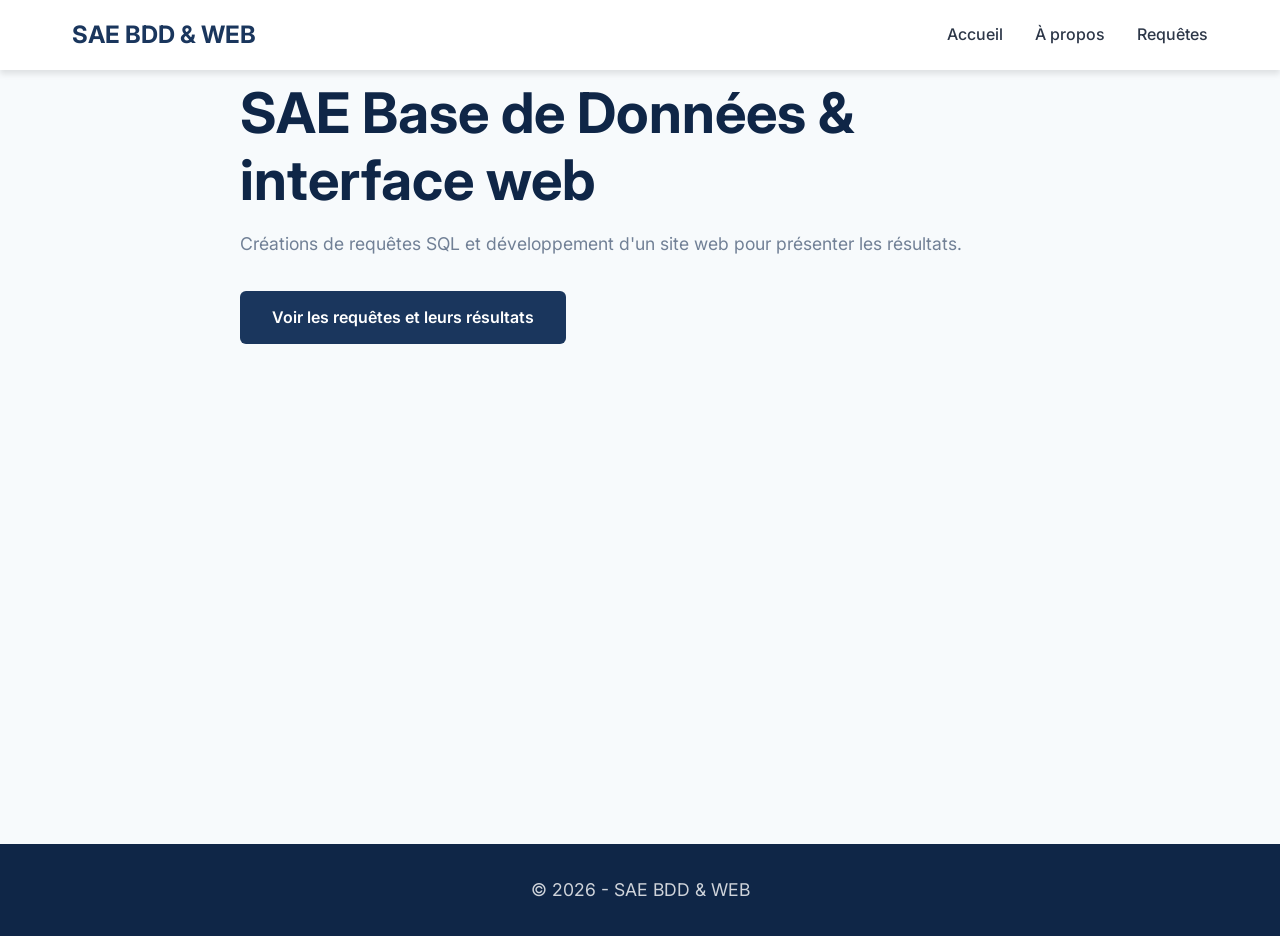
<file: index.html>
<!DOCTYPE html>
<html lang="fr">
<head>
  <meta charset="UTF-8">
  <meta name="viewport" content="width=device-width, initial-scale=1.0"> <!-- interface responsive pr regarder sur tel aussi-->
  <title>Accueil - SAE BDD & WEB</title>
  <link rel="preconnect" href="https://fonts.googleapis.com">
  <link rel="preconnect" href="https://fonts.gstatic.com" crossorigin>
  <link href="https://fonts.googleapis.com/css2?family=Inter:wght@400;500;600;700&display=swap" rel="stylesheet">
  <link rel="stylesheet" href="style.css">
</head>
<body>

  <header>
    <nav> <!-- navbar en haut du site pour redirection  -->
      <a href="index.html" class="nom-sae">SAE BDD & WEB</a> <!-- nom-sae : titre du site, ramène à l'accueil -->
      <ul class="menu-sae"> <!-- menu-sae : liens de navigation entre les pages -->
        <li><a href="index.html">Accueil</a></li>
        <li><a href="about.html">À propos</a></li>
        <li><a href="projects.html">Requêtes</a></li>
      </ul>
    </nav>
  </header>


  <main>
    <section class="presentation-sae"> <!-- presentation-sae : bloc d'accueil du site -->
      <div class="contenu-presentation"> <!-- contenu-presentation : titre, description et bouton de l'accueil -->
        <h1>SAE Base de Données & interface web</h1>
        <p class="description-sae">Créations de requêtes SQL et développement d'un site web pour présenter les résultats.</p> <!-- description-sae : phrase qui présente la SAE -->
        <div class="actions-accueil"> <!-- actions-accueil : boutons de la page d'accueil -->
          <a href="projects.html" class="btn-requete">Voir les requêtes et leurs résultats</a> <!-- btn-requete : lien vers la page des requêtes -->
        </div>
      </div>
    </section>
  </main>


  <footer>
    <p>&copy; 2026 - SAE BDD & WEB</p>
  </footer>

</body>
</html>
</file>
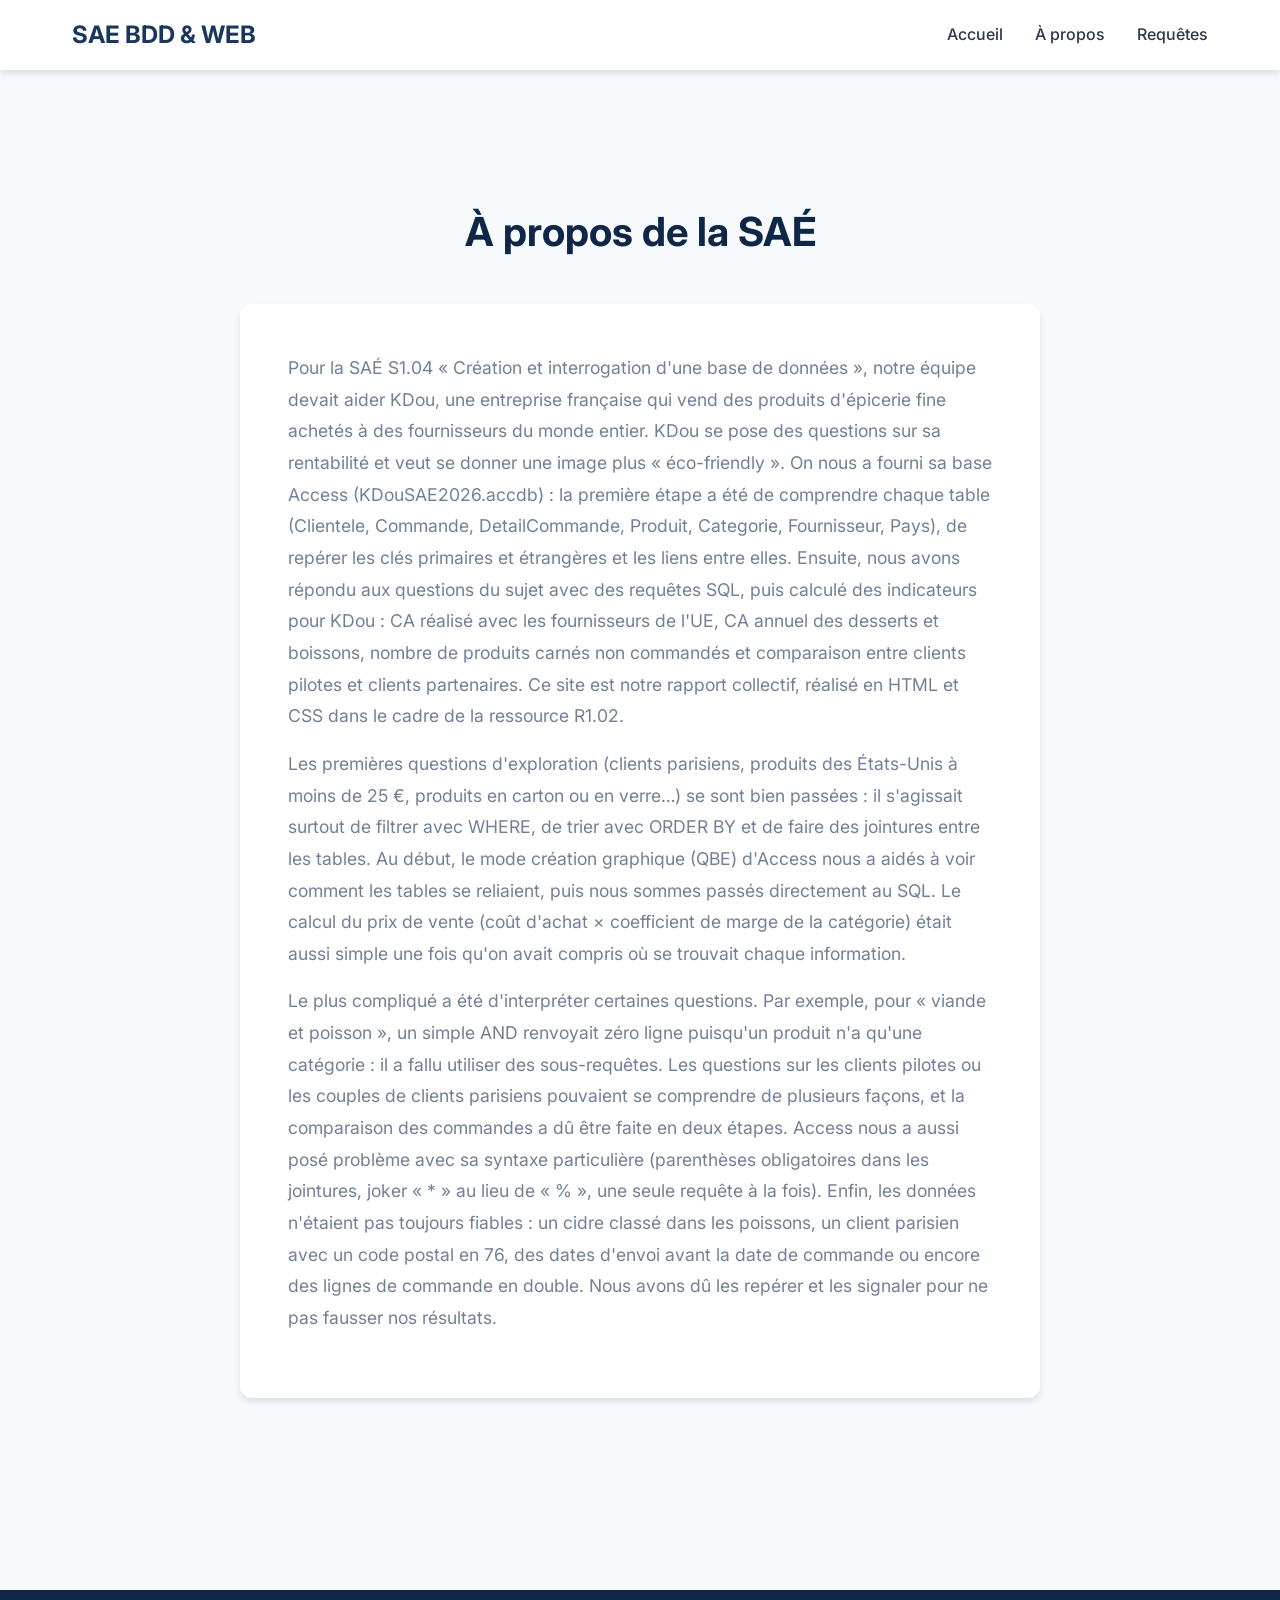
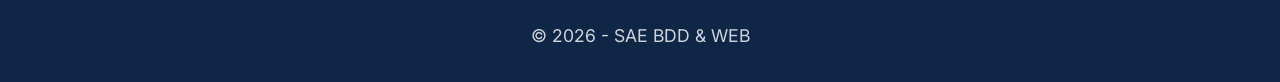
<file: about.html>
<!DOCTYPE html>
<html lang="fr">
<head>
  <meta charset="UTF-8">
  <meta name="viewport" content="width=device-width, initial-scale=1.0">
  <meta name="description" content="À propos - En savoir plus sur mon parcours et mes expériences">
  <title>Accueil - SAE BDD & WEB</title>
  <link rel="preconnect" href="https://fonts.googleapis.com">
  <link rel="preconnect" href="https://fonts.gstatic.com" crossorigin>
  <link href="https://fonts.googleapis.com/css2?family=Inter:wght@400;500;600;700&display=swap" rel="stylesheet">
  <link rel="stylesheet" href="style.css">
</head>
<body>


  <header>
    <nav>
      <a href="index.html" class="nom-sae">SAE BDD & WEB</a> <!-- nom-sae : titre du site, ramène à l'accueil -->
      <ul class="menu-sae"> <!-- menu-sae : liens de navigation entre les pages -->
        <li><a href="index.html">Accueil</a></li>
        <li><a href="about.html">À propos</a></li>
        <li><a href="projects.html">Requêtes</a></li>
      </ul>
    </nav>
  </header>

  <!-- Main Content -->
  <main>
    <section class="section-bdd"> <!-- section-bdd : section principale de la page -->
      <div class="contenu-bdd"> <!-- contenu-bdd : regroupe le titre et le contenu de la section -->
        <h2 class="titre-section-bdd">À propos de la SAÉ</h2> <!-- titre-section-bdd : titre de la page -->


        <div class="description-projet"> <!-- description-projet : texte de présentation -->
          <p>
            Pour la SAÉ S1.04 « Création et interrogation d'une base de données », notre équipe devait aider KDou,
            une entreprise française qui vend des produits d'épicerie fine achetés à des fournisseurs du monde entier.
            KDou se pose des questions sur sa rentabilité et veut se donner une image plus « éco-friendly ». On nous a
            fourni sa base Access (KDouSAE2026.accdb) : la première étape a été de comprendre chaque table (Clientele,
            Commande, DetailCommande, Produit, Categorie, Fournisseur, Pays), de repérer les clés primaires et étrangères
            et les liens entre elles. Ensuite, nous avons répondu aux questions du sujet avec des requêtes SQL, puis
            calculé des indicateurs pour KDou : CA réalisé avec les fournisseurs de l'UE, CA annuel des desserts et
            boissons, nombre de produits carnés non commandés et comparaison entre clients pilotes et clients partenaires.
            Ce site est notre rapport collectif, réalisé en HTML et CSS dans le cadre de la ressource R1.02.
          </p>
          <p>
            Les premières questions d'exploration (clients parisiens, produits des États-Unis à moins de 25 €, produits
            en carton ou en verre…) se sont bien passées : il s'agissait surtout de filtrer avec WHERE, de trier avec
            ORDER BY et de faire des jointures entre les tables. Au début, le mode création graphique (QBE) d'Access
            nous a aidés à voir comment les tables se reliaient, puis nous sommes passés directement au SQL.
            Le calcul du prix de vente (coût d'achat × coefficient de marge de la catégorie) était aussi simple
            une fois qu'on avait compris où se trouvait chaque information.
          </p>
          <p>
            Le plus compliqué a été d'interpréter certaines questions. Par exemple, pour « viande et poisson »,
            un simple AND renvoyait zéro ligne puisqu'un produit n'a qu'une catégorie : il a fallu utiliser des
            sous-requêtes. Les questions sur les clients pilotes ou les couples de clients parisiens pouvaient se
            comprendre de plusieurs façons, et la comparaison des commandes a dû être faite en deux étapes. Access
            nous a aussi posé problème avec sa syntaxe particulière (parenthèses obligatoires dans les jointures,
            joker « * » au lieu de « % », une seule requête à la fois). Enfin, les données n'étaient pas toujours
            fiables : un cidre classé dans les poissons, un client parisien avec un code postal en 76, des dates
            d'envoi avant la date de commande ou encore des lignes de commande en double. Nous avons dû les repérer
            et les signaler pour ne pas fausser nos résultats.
          </p>
        </div>
      </div>
    </section>
  </main>

  <!-- Footer -->
  <footer>
    <p>&copy; 2026 - SAE BDD & WEB</p>
  </footer>

</body>
</html>
</file>
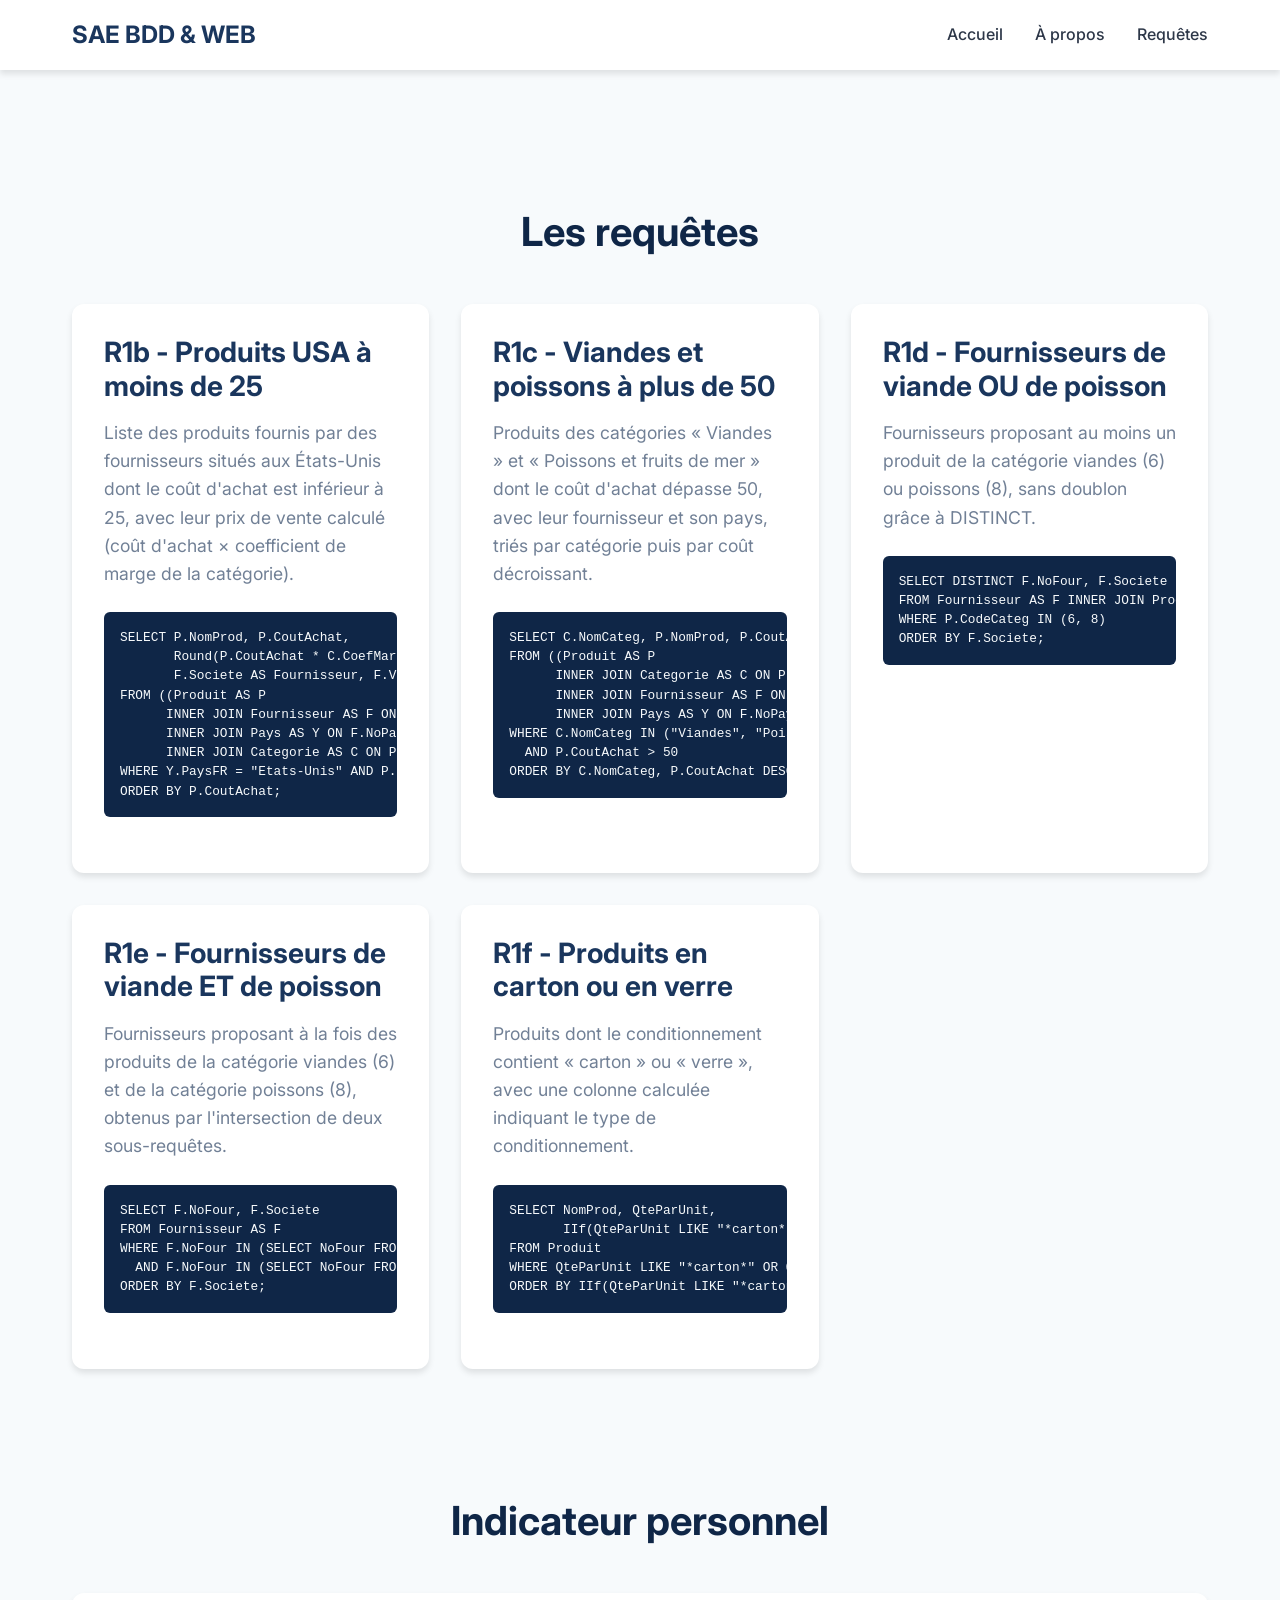
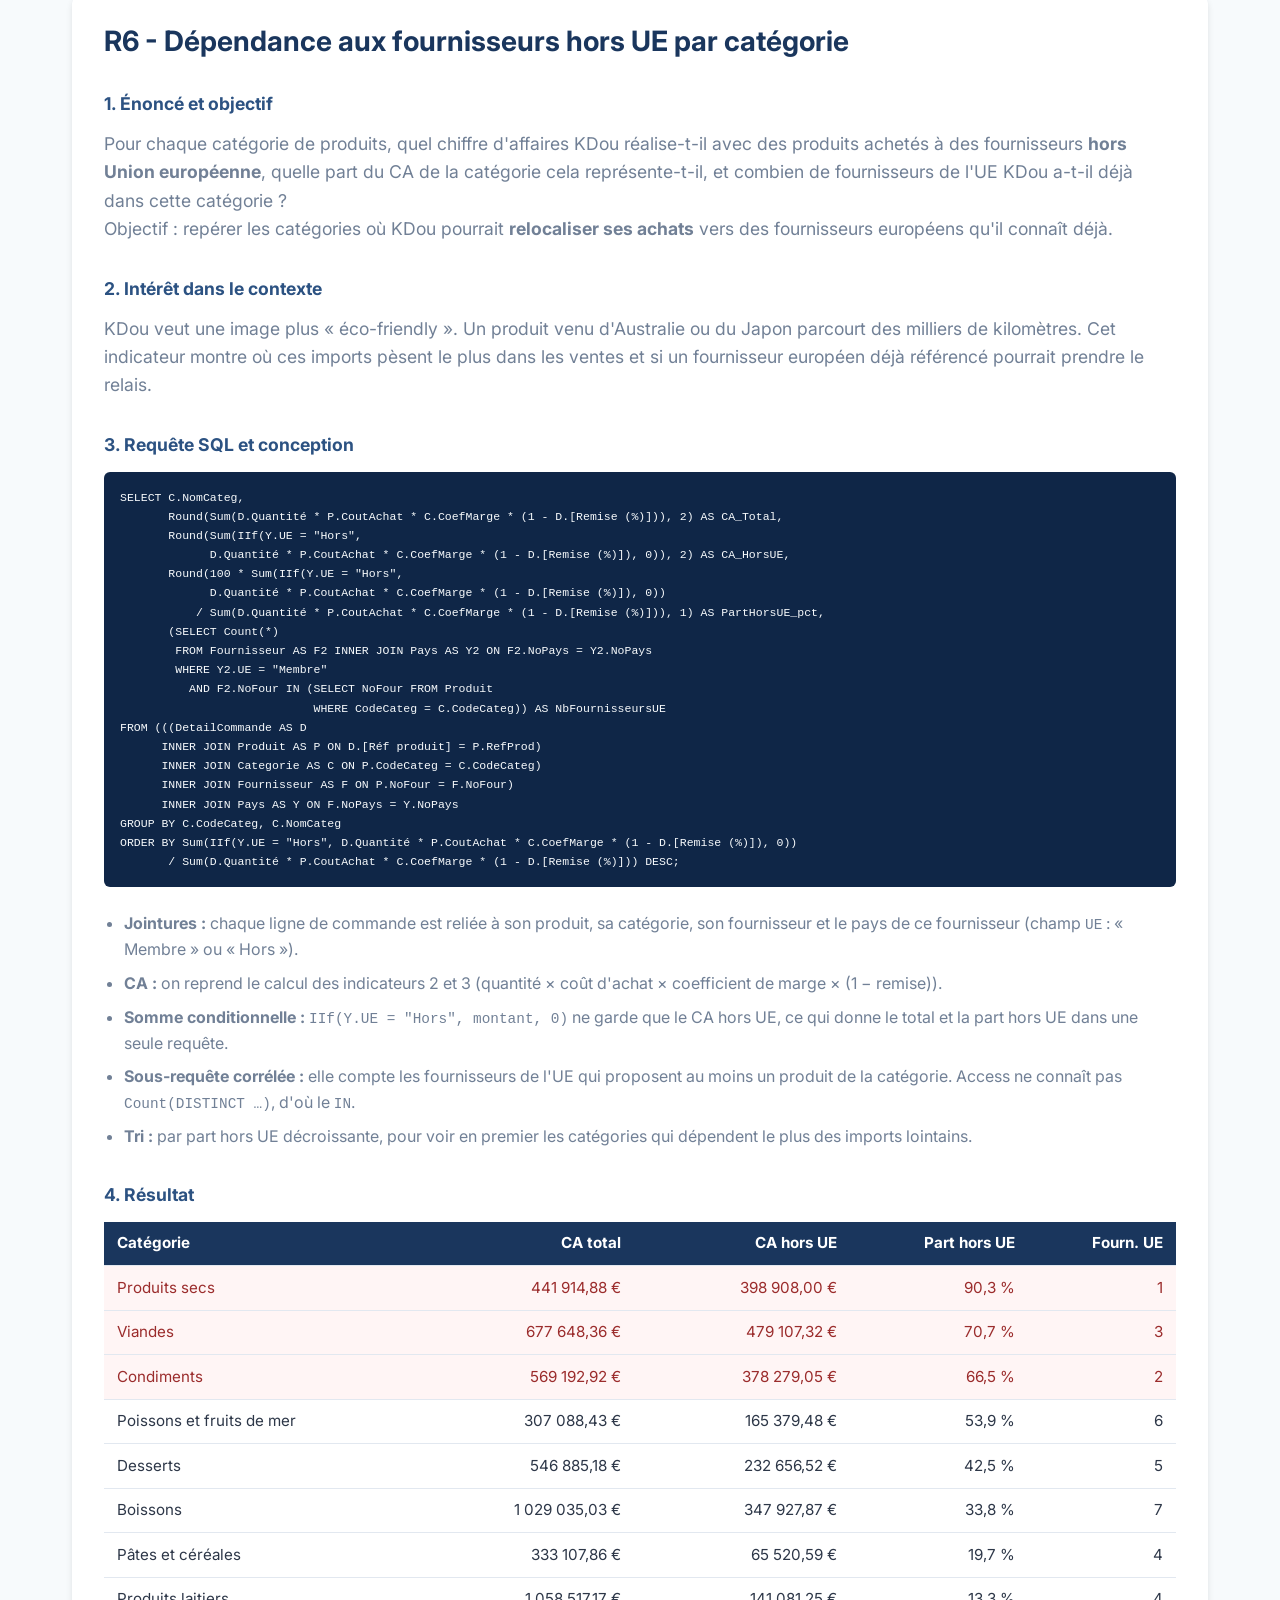
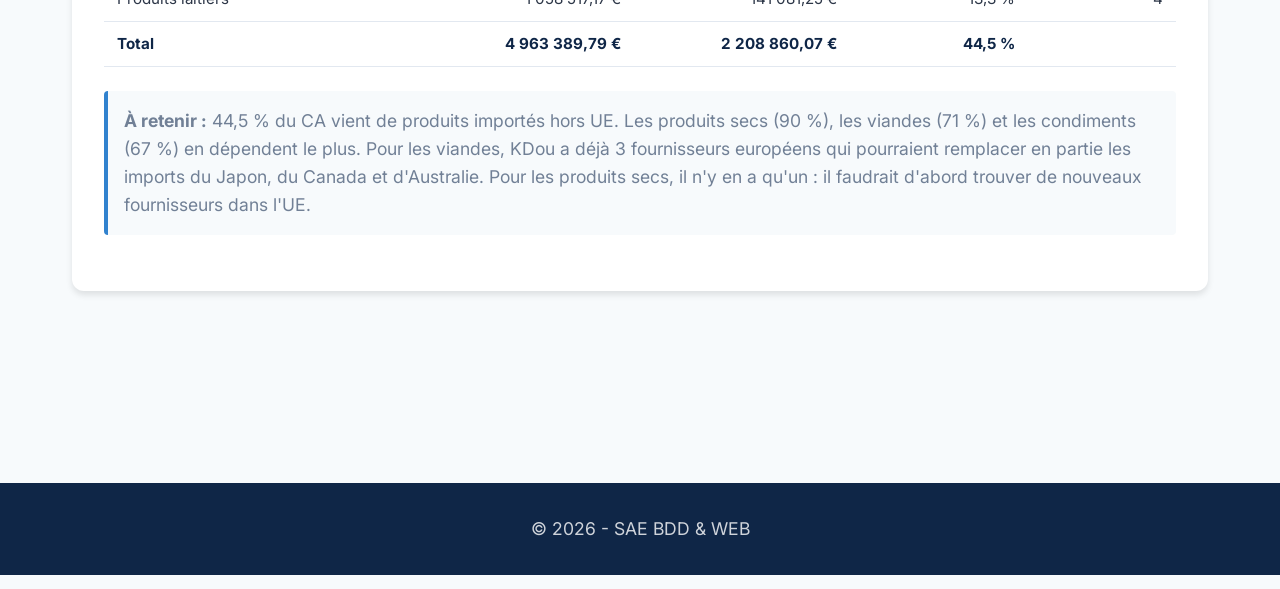
<file: projects.html>
<!DOCTYPE html>
<html lang="fr">
<head>
  <meta charset="UTF-8">
  <meta name="viewport" content="width=device-width, initial-scale=1.0">
  <meta name="description" content="Mes projets - Découvrez mes réalisations en développement web et IoT">
  <title>Requêtes - SAE BDD & WEB</title>
  <link rel="preconnect" href="https://fonts.googleapis.com">
  <link rel="preconnect" href="https://fonts.gstatic.com" crossorigin>
  <link href="https://fonts.googleapis.com/css2?family=Inter:wght@400;500;600;700&display=swap" rel="stylesheet">
  <link rel="stylesheet" href="style.css">
</head>
<body>

  <header>
    <nav>
      <a href="index.html" class="nom-sae">SAE BDD & WEB</a> <!-- nom-sae : titre du site, ramène à l'accueil -->
      <ul class="menu-sae"> <!-- menu-sae : liens de navigation entre les pages -->
        <li><a href="index.html">Accueil</a></li>
        <li><a href="about.html">À propos</a></li>
        <li><a href="projects.html">Requêtes</a></li>
      </ul>
    </nav>
  </header>


  <main>

    <section class="section-bdd"> <!-- contenu de la page-->
      <div class="contenu-bdd"> <!-- contenu-bdd : regroupe le titre et le contenu de la section -->
        <h2 class="titre-section-bdd">Les requêtes</h2> <!-- titre-section-bdd : titre de la page -->
        <div class="grille-requetes"> <!-- grille-requetes : regroupe les cartes des requêtes -->


          <!-- COPIER COLLER POUR CHAQUE REQUETES -->
          <div class="carte-requete"> <!-- carte-requete : une requête, avec son titre, sa description, son code et ses tags -->
            <h3>R1b - Produits USA à moins de 25</h3>
            <p>
              Liste des produits fournis par des fournisseurs situés aux États-Unis dont le coût d'achat est inférieur à 25,
              avec leur prix de vente calculé (coût d'achat × coefficient de marge de la catégorie).
            </p>
<pre class="code-sql"><code>SELECT P.NomProd, P.CoutAchat,
       Round(P.CoutAchat * C.CoefMarge, 2) AS PrixVente,
       F.Societe AS Fournisseur, F.Ville
FROM ((Produit AS P
      INNER JOIN Fournisseur AS F ON P.NoFour = F.NoFour)
      INNER JOIN Pays AS Y ON F.NoPays = Y.NoPays)
      INNER JOIN Categorie AS C ON P.CodeCateg = C.CodeCateg
WHERE Y.PaysFR = "Etats-Unis" AND P.CoutAchat &lt; 25
ORDER BY P.CoutAchat;</code></pre> <!-- code-sql : code de la requête -->
          </div>
          <!-- FIN REQUETE ICI -->


          <div class="carte-requete">
            <h3>R1c - Viandes et poissons à plus de 50</h3>
            <p>
              Produits des catégories « Viandes » et « Poissons et fruits de mer » dont le coût d'achat dépasse 50,
              avec leur fournisseur et son pays, triés par catégorie puis par coût décroissant.
            </p>
<pre class="code-sql"><code>SELECT C.NomCateg, P.NomProd, P.CoutAchat, F.Societe AS Fournisseur, Y.PaysFR AS Pays
FROM ((Produit AS P
      INNER JOIN Categorie AS C ON P.CodeCateg = C.CodeCateg)
      INNER JOIN Fournisseur AS F ON P.NoFour = F.NoFour)
      INNER JOIN Pays AS Y ON F.NoPays = Y.NoPays
WHERE C.NomCateg IN ("Viandes", "Poissons et fruits de mer")
  AND P.CoutAchat &gt; 50
ORDER BY C.NomCateg, P.CoutAchat DESC;</code></pre>
          </div>


          <div class="carte-requete">
            <h3>R1d - Fournisseurs de viande OU de poisson</h3>
            <p>
              Fournisseurs proposant au moins un produit de la catégorie viandes (6) ou poissons (8),
              sans doublon grâce à DISTINCT.
            </p>
<pre class="code-sql"><code>SELECT DISTINCT F.NoFour, F.Societe
FROM Fournisseur AS F INNER JOIN Produit AS P ON F.NoFour = P.NoFour
WHERE P.CodeCateg IN (6, 8)
ORDER BY F.Societe;</code></pre>
          </div>


          <div class="carte-requete">
            <h3>R1e - Fournisseurs de viande ET de poisson</h3>
            <p>
              Fournisseurs proposant à la fois des produits de la catégorie viandes (6) et de la catégorie poissons (8),
              obtenus par l'intersection de deux sous-requêtes.
            </p>
<pre class="code-sql"><code>SELECT F.NoFour, F.Societe
FROM Fournisseur AS F
WHERE F.NoFour IN (SELECT NoFour FROM Produit WHERE CodeCateg = 6)
  AND F.NoFour IN (SELECT NoFour FROM Produit WHERE CodeCateg = 8)
ORDER BY F.Societe;</code></pre>
          </div>


          <div class="carte-requete">
            <h3>R1f - Produits en carton ou en verre</h3>
            <p>
              Produits dont le conditionnement contient « carton » ou « verre »,
              avec une colonne calculée indiquant le type de conditionnement.
            </p>
<pre class="code-sql"><code>SELECT NomProd, QteParUnit,
       IIf(QteParUnit LIKE "*carton*", "Carton", "Verre") AS Conditionnement
FROM Produit
WHERE QteParUnit LIKE "*carton*" OR QteParUnit LIKE "*verre*"
ORDER BY IIf(QteParUnit LIKE "*carton*", "Carton", "Verre"), NomProd;</code></pre>
          </div>


        </div>
      </div>
    </section>


    <!-- INDICATEUR PERSONNEL (proposition obligatoire de chaque membre) -->
    <section class="section-bdd section-indicateur"> <!-- section-indicateur : section de l'indicateur personnel -->
      <div class="contenu-bdd">
        <h2 class="titre-section-bdd">Indicateur personnel</h2>

        <div class="carte-requete carte-indicateur"> <!-- carte-indicateur : carte large qui ne bouge pas au survol -->
          <h3>R6 - Dépendance aux fournisseurs hors UE par catégorie</h3>

          <h4>1. Énoncé et objectif</h4>
          <p>
            Pour chaque catégorie de produits, quel chiffre d'affaires KDou réalise-t-il avec des produits achetés
            à des fournisseurs <strong>hors Union européenne</strong>, quelle part du CA de la catégorie cela
            représente-t-il, et combien de fournisseurs de l'UE KDou a-t-il déjà dans cette catégorie ?
            <br>Objectif : repérer les catégories où KDou pourrait <strong>relocaliser ses achats</strong> vers des
            fournisseurs européens qu'il connaît déjà.
          </p>

          <h4>2. Intérêt dans le contexte</h4>
          <p>
            KDou veut une image plus « éco-friendly ». Un produit venu d'Australie ou du Japon parcourt des milliers
            de kilomètres. Cet indicateur montre où ces imports pèsent le plus dans les ventes et si un fournisseur
            européen déjà référencé pourrait prendre le relais.
          </p>

          <h4>3. Requête SQL et conception</h4>
<pre class="code-sql"><code>SELECT C.NomCateg,
       Round(Sum(D.Quantité * P.CoutAchat * C.CoefMarge * (1 - D.[Remise (%)])), 2) AS CA_Total,
       Round(Sum(IIf(Y.UE = "Hors",
             D.Quantité * P.CoutAchat * C.CoefMarge * (1 - D.[Remise (%)]), 0)), 2) AS CA_HorsUE,
       Round(100 * Sum(IIf(Y.UE = "Hors",
             D.Quantité * P.CoutAchat * C.CoefMarge * (1 - D.[Remise (%)]), 0))
           / Sum(D.Quantité * P.CoutAchat * C.CoefMarge * (1 - D.[Remise (%)])), 1) AS PartHorsUE_pct,
       (SELECT Count(*)
        FROM Fournisseur AS F2 INNER JOIN Pays AS Y2 ON F2.NoPays = Y2.NoPays
        WHERE Y2.UE = "Membre"
          AND F2.NoFour IN (SELECT NoFour FROM Produit
                            WHERE CodeCateg = C.CodeCateg)) AS NbFournisseursUE
FROM (((DetailCommande AS D
      INNER JOIN Produit AS P ON D.[Réf produit] = P.RefProd)
      INNER JOIN Categorie AS C ON P.CodeCateg = C.CodeCateg)
      INNER JOIN Fournisseur AS F ON P.NoFour = F.NoFour)
      INNER JOIN Pays AS Y ON F.NoPays = Y.NoPays
GROUP BY C.CodeCateg, C.NomCateg
ORDER BY Sum(IIf(Y.UE = "Hors", D.Quantité * P.CoutAchat * C.CoefMarge * (1 - D.[Remise (%)]), 0))
       / Sum(D.Quantité * P.CoutAchat * C.CoefMarge * (1 - D.[Remise (%)])) DESC;</code></pre>
          <ul class="liste-explication"> <!-- liste-explication : étapes de conception de la requête -->
            <li><strong>Jointures :</strong> chaque ligne de commande est reliée à son produit, sa catégorie, son fournisseur et le pays de ce fournisseur (champ <code>UE</code> : « Membre » ou « Hors »).</li>
            <li><strong>CA :</strong> on reprend le calcul des indicateurs 2 et 3 (quantité × coût d'achat × coefficient de marge × (1 − remise)).</li>
            <li><strong>Somme conditionnelle :</strong> <code>IIf(Y.UE = "Hors", montant, 0)</code> ne garde que le CA hors UE, ce qui donne le total et la part hors UE dans une seule requête.</li>
            <li><strong>Sous-requête corrélée :</strong> elle compte les fournisseurs de l'UE qui proposent au moins un produit de la catégorie. Access ne connaît pas <code>Count(DISTINCT …)</code>, d'où le <code>IN</code>.</li>
            <li><strong>Tri :</strong> par part hors UE décroissante, pour voir en premier les catégories qui dépendent le plus des imports lointains.</li>
          </ul>

          <h4>4. Résultat</h4>
          <div class="tableau-defilant"> <!-- tableau-defilant : permet de faire défiler le tableau sur téléphone -->
            <table class="tableau-resultat">
              <thead>
                <tr><th>Catégorie</th><th>CA total</th><th>CA hors UE</th><th>Part hors UE</th><th>Fourn. UE</th></tr>
              </thead>
              <tbody>
                <tr class="ligne-alerte"><td>Produits secs</td><td>441 914,88 €</td><td>398 908,00 €</td><td>90,3 %</td><td>1</td></tr>
                <tr class="ligne-alerte"><td>Viandes</td><td>677 648,36 €</td><td>479 107,32 €</td><td>70,7 %</td><td>3</td></tr>
                <tr class="ligne-alerte"><td>Condiments</td><td>569 192,92 €</td><td>378 279,05 €</td><td>66,5 %</td><td>2</td></tr>
                <tr><td>Poissons et fruits de mer</td><td>307 088,43 €</td><td>165 379,48 €</td><td>53,9 %</td><td>6</td></tr>
                <tr><td>Desserts</td><td>546 885,18 €</td><td>232 656,52 €</td><td>42,5 %</td><td>5</td></tr>
                <tr><td>Boissons</td><td>1 029 035,03 €</td><td>347 927,87 €</td><td>33,8 %</td><td>7</td></tr>
                <tr><td>Pâtes et céréales</td><td>333 107,86 €</td><td>65 520,59 €</td><td>19,7 %</td><td>4</td></tr>
                <tr><td>Produits laitiers</td><td>1 058 517,17 €</td><td>141 081,25 €</td><td>13,3 %</td><td>4</td></tr>
              </tbody>
              <tfoot>
                <tr><td>Total</td><td>4 963 389,79 €</td><td>2 208 860,07 €</td><td>44,5 %</td><td></td></tr>
              </tfoot>
            </table>
          </div>
          <p class="lecture-resultat"> <!-- lecture-resultat : interprétation du résultat pour les associés -->
            <strong>À retenir :</strong> 44,5 % du CA vient de produits importés hors UE. Les produits secs (90 %),
            les viandes (71 %) et les condiments (67 %) en dépendent le plus. Pour les viandes, KDou a déjà 3
            fournisseurs européens qui pourraient remplacer en partie les imports du Japon, du Canada et
            d'Australie. Pour les produits secs, il n'y en a qu'un : il faudrait d'abord trouver de nouveaux
            fournisseurs dans l'UE.
          </p>
        </div>
      </div>
    </section>
  </main>

  <!-- Footer -->
  <footer>
    <p>&copy; 2026 - SAE BDD & WEB</p>
  </footer>

</body>
</html>
</file>
<file: style.css>
/*DES ÉLÉMENTS ONT ÉTÉ REPRIS DU SITE UIVERSE.IO (ÉLÉMENTS CSS + HTML DÉJÀ CRÉÉS*/




/* ==========================================================================
   Variables
   ========================================================================== */
:root {
  --primary-color: #1a365d;
  --primary-dark: #0f2647;
  --secondary-color: #2c5282;
  --accent-color: #3182ce;
  --text-dark: #2d3748;
  --text-light: #718096;
  --bg-light: #f7fafc;
  --bg-white: #ffffff;
  --shadow: 0 4px 6px rgba(0, 0, 0, 0.1);
  --shadow-lg: 0 10px 25px rgba(0, 0, 0, 0.15);
}

/* ==========================================================================
   Base
   ========================================================================== */
* {
  margin: 0;
  padding: 0;
  box-sizing: border-box;
}

body {
  font-family: 'Inter', -apple-system, BlinkMacSystemFont, 'Segoe UI', Roboto, sans-serif;
  line-height: 1.6;
  color: var(--text-dark);
  background-color: var(--bg-light);
  overflow-x: hidden;
}

h1, h2, h3 {
  font-weight: 700;
  line-height: 1.2;
  color: var(--primary-dark);
}

h1, h3, p {
  margin-bottom: 1rem;
}

h1 {
  font-size: clamp(2rem, 5vw, 3.5rem);
}

h2 {
  font-size: clamp(1.75rem, 4vw, 2.5rem);
}

h3 {
  font-size: clamp(1.25rem, 3vw, 1.75rem);
}

p {
  color: var(--text-light);
  font-size: 1.1rem;
}

a {
  color: inherit;
  text-decoration: none;
}

a, .carte-requete {
  transition: all 0.3s ease;
}

ul {
  list-style: none;
}

/* ==========================================================================
   Navigation
   ========================================================================== */
header {
  position: fixed;
  top: 0;
  left: 0;
  right: 0;
  z-index: 1000;
  padding: 1rem 0;
  background: var(--bg-white);
  box-shadow: var(--shadow);
}

nav {
  display: flex;
  justify-content: space-between;
  align-items: center;
}

.nom-sae {
  font-size: 1.5rem;
  font-weight: 700;
  color: var(--primary-color);
}

.menu-sae {
  display: flex;
  gap: 2rem;
}

.menu-sae a {
  padding: 0.5rem 0;
  font-weight: 500;
}

.menu-sae a:hover {
  color: var(--accent-color);
}

/* ==========================================================================
   Mise en page
   ========================================================================== */
/* Compense la hauteur du header fixe et garde le footer en bas de l'écran. */
main {
  margin-top: 80px;
  min-height: calc(100vh - 200px);
}

nav, .contenu-bdd {
  max-width: 1200px;
  margin: 0 auto;
  padding: 0 2rem;
}

.contenu-presentation, .description-projet {
  max-width: 800px;
  margin: 0 auto;
}

.section-bdd {
  padding: 8rem 2rem;
}

.titre-section-bdd {
  margin-bottom: 3rem;
  text-align: center;
}

/* ==========================================================================
   Bouton
   ========================================================================== */
.actions-accueil {
  display: flex;
  flex-wrap: wrap;
  gap: 1rem;
  margin-top: 2rem;
}

.btn-requete {
  display: inline-block;
  padding: 0.875rem 2rem;
  background: var(--primary-color);
  color: var(--bg-white);
  border-radius: 6px;
  font-size: 1rem;
  font-weight: 600;
  text-align: center;
}

.btn-requete:hover {
  background: var(--secondary-color);
  transform: translateY(-2px);
  box-shadow: var(--shadow-lg);
}

/* ==========================================================================
   Cartes
   ========================================================================== */
.carte-requete, .description-projet {
  background: var(--bg-white);
  border-radius: 12px;
  box-shadow: var(--shadow);
}

.description-projet {
  padding: 3rem;
  line-height: 1.8;
}

/* min() évite qu'une colonne de 350px déborde sur les petits écrans. */
.grille-requetes {
  display: grid;
  grid-template-columns: repeat(auto-fit, minmax(min(350px, 100%), 1fr));
  gap: 2rem;
  margin-top: 2rem;
}

.carte-requete {
  padding: 2rem;
}

.carte-requete:hover {
  transform: translateY(-5px);
  box-shadow: var(--shadow-lg);
}

.carte-requete {
  min-width: 0; /* permet au bloc de code de défiler au lieu d'élargir la carte */
}

.carte-requete h3 {
  color: var(--primary-color);
}

.code-sql {
  margin-bottom: 1.5rem;
  padding: 1rem;
  background: var(--primary-dark);
  color: var(--bg-light);
  border-radius: 6px;
  font-family: Consolas, 'Courier New', monospace;
  font-size: 0.8rem;
  line-height: 1.5;
  overflow-x: auto;
}

.carte-requete p, .tags-sql {
  margin-bottom: 1.5rem;
}

.tags-sql {
  display: flex;
  flex-wrap: wrap;
  gap: 0.5rem;
}

.tag-sql {
  padding: 0.4rem 0.8rem;
  background: var(--bg-light);
  color: var(--primary-color);
  border-radius: 4px;
  font-size: 0.875rem;
  font-weight: 500;
}

/* ==========================================================================
   Indicateur personnel
   ========================================================================== */
.section-indicateur {
  padding-top: 0;
}

.carte-indicateur:hover {
  transform: none; /* carte longue : pas d'effet de soulèvement */
}

.carte-indicateur h4 {
  margin: 2rem 0 0.75rem;
  color: var(--secondary-color);
  font-size: 1.1rem;
}

.carte-indicateur code {
  font-family: Consolas, 'Courier New', monospace;
  font-size: 0.9em;
}

.liste-explication {
  margin-bottom: 1.5rem;
  padding-left: 1.25rem;
  list-style: disc;
  color: var(--text-light);
}

.liste-explication li {
  margin-bottom: 0.5rem;
}

.tableau-defilant {
  overflow-x: auto;
  margin-bottom: 1.5rem;
}

.tableau-resultat {
  width: 100%;
  border-collapse: collapse;
  font-size: 0.95rem;
}

.tableau-resultat th,
.tableau-resultat td {
  padding: 0.6rem 0.8rem;
  border-bottom: 1px solid #e2e8f0;
  text-align: right;
  white-space: nowrap;
}

.tableau-resultat th:first-child,
.tableau-resultat td:first-child {
  text-align: left;
}

.tableau-resultat thead th {
  background: var(--primary-color);
  color: var(--bg-white);
}

.tableau-resultat tfoot td {
  font-weight: 700;
  color: var(--primary-dark);
}

.ligne-alerte td {
  background: #fff5f5;
  color: #9b2c2c;
}

.lecture-resultat {
  padding: 1rem;
  background: var(--bg-light);
  border-left: 4px solid var(--accent-color);
  border-radius: 4px;
}

/* ==========================================================================
   Pied de page
   ========================================================================== */
footer {
  margin-top: 4rem;
  padding: 2rem;
  background: var(--primary-dark);
  text-align: center;
}

footer p {
  margin: 0;
  color: rgba(255, 255, 255, 0.8);
}

/* ==========================================================================
   Responsive
   ========================================================================== */
@media (max-width: 768px) {
  .menu-sae {
    flex-wrap: wrap;
    justify-content: flex-end;
    gap: 0.75rem 1rem;
  }

  .actions-accueil {
    flex-direction: column;
  }
}

@media (max-width: 480px) {
  .section-bdd {
    padding: 5rem 1rem;
  }

  .contenu-bdd {
    padding: 0 1rem;
  }
}
</file>
